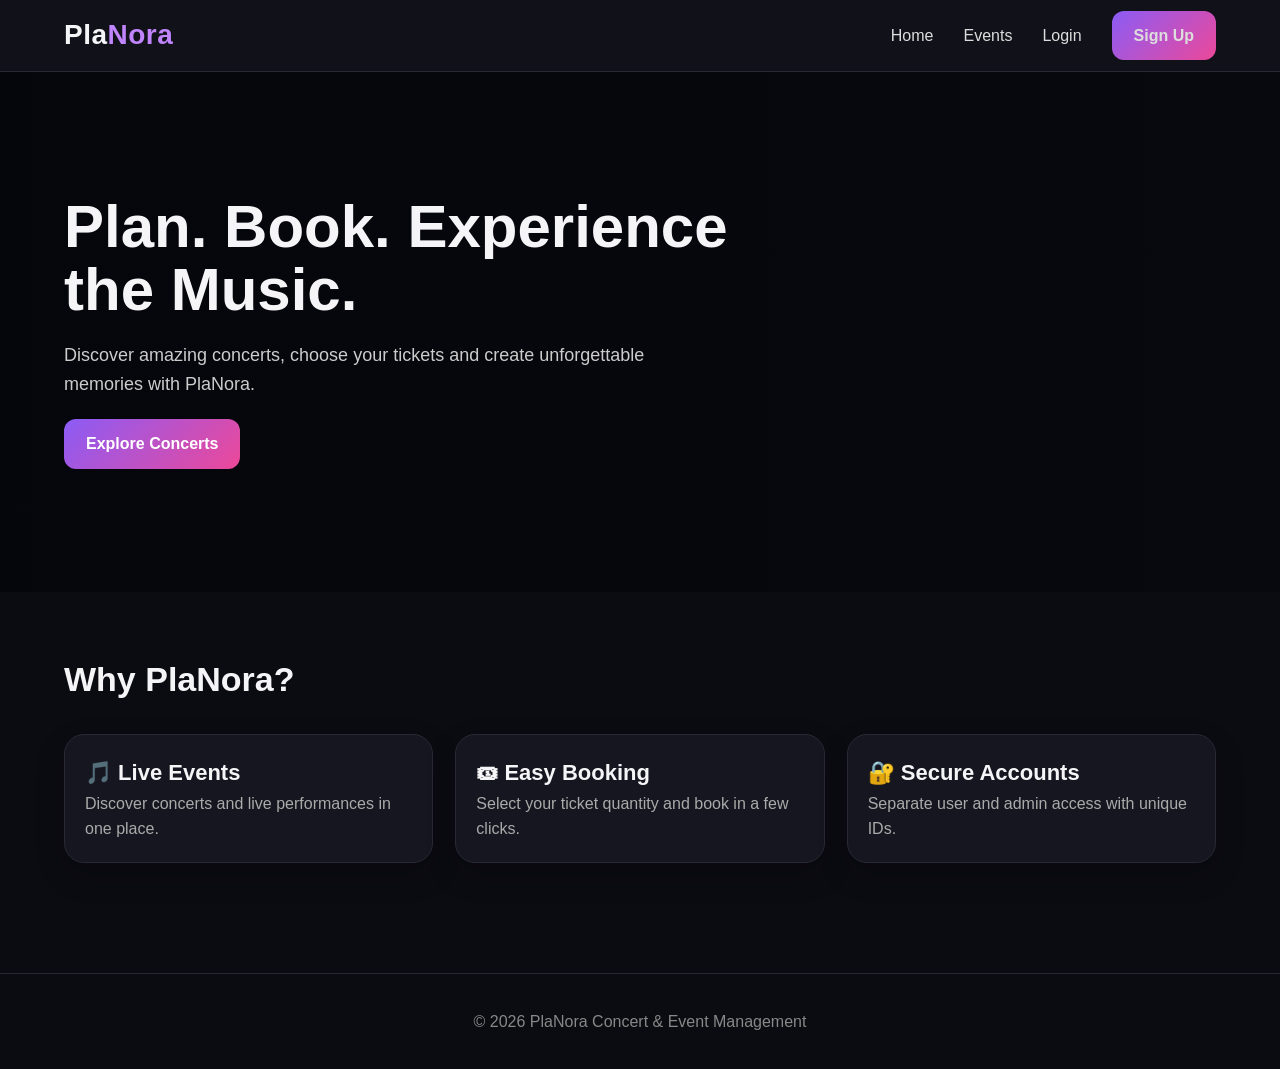
<file: src/main/webapp/index.html>
<!DOCTYPE html>
<html><head><meta charset="UTF-8"><meta name="viewport" content="width=device-width,initial-scale=1.0"><title>PlaNora - Concerts</title><link rel="stylesheet" href="css/style.css"></head>
<body>
<header class="navbar"><a class="logo" href="index.html">Pla<span>Nora</span></a><nav class="nav-links"><a href="index.html">Home</a><a href="events.html">Events</a><a href="login.html">Login</a><a class="btn" href="signup.html">Sign Up</a></nav></header>
<section class="hero"><div class="container"><h1>Plan. Book. Experience the Music.</h1><p>Discover amazing concerts, choose your tickets and create unforgettable memories with PlaNora.</p><a class="btn" href="events.html">Explore Concerts</a></div></section>
<section class="section container"><h2 class="section-title">Why PlaNora?</h2><div class="grid">
<div class="card"><div class="card-body"><h3>🎵 Live Events</h3><p class="muted">Discover concerts and live performances in one place.</p></div></div>
<div class="card"><div class="card-body"><h3>🎟 Easy Booking</h3><p class="muted">Select your ticket quantity and book in a few clicks.</p></div></div>
<div class="card"><div class="card-body"><h3>🔐 Secure Accounts</h3><p class="muted">Separate user and admin access with unique IDs.</p></div></div>
</div></section>
<footer class="footer">© 2026 PlaNora Concert & Event Management</footer>
</body></html>
</file>
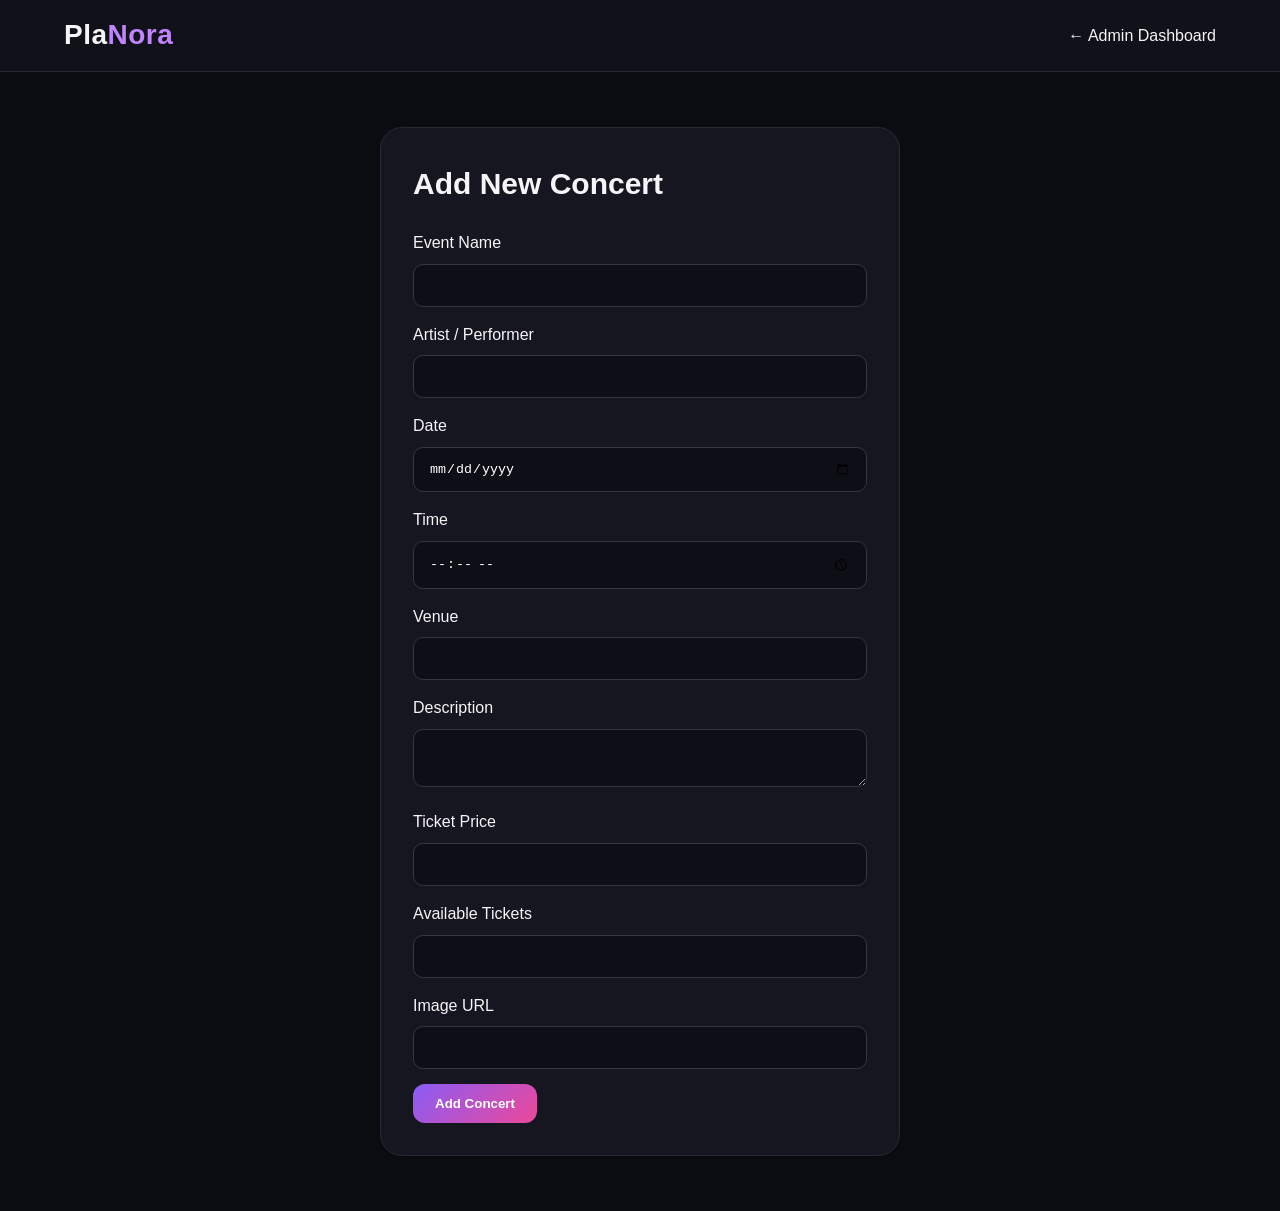
<file: src/main/webapp/add-event.html>
<!DOCTYPE html>
<html><head><meta charset="UTF-8"><meta name="viewport" content="width=device-width,initial-scale=1.0"><title>Add Event - PlaNora</title><link rel="stylesheet" href="css/style.css"></head>
<body><header class="navbar"><a class="logo" href="index.html">Pla<span>Nora</span></a><a href="admin-dashboard.html">← Admin Dashboard</a></header>
<div class="form-box"><h2>Add New Concert</h2><form action="admin/add-event" method="post">
<label>Event Name</label><input class="input" name="eventName" required>
<label>Artist / Performer</label><input class="input" name="artist" required>
<label>Date</label><input class="input" type="date" name="eventDate" required>
<label>Time</label><input class="input" type="time" name="eventTime" required>
<label>Venue</label><input class="input" name="venue" required>
<label>Description</label><textarea class="input" name="description"></textarea>
<label>Ticket Price</label><input class="input" type="number" step="0.01" name="ticketPrice" required>
<label>Available Tickets</label><input class="input" type="number" name="availableTickets" required>
<label>Image URL</label><input class="input" name="imageUrl">
<button class="btn" type="submit">Add Concert</button></form></div></body></html>
</file>
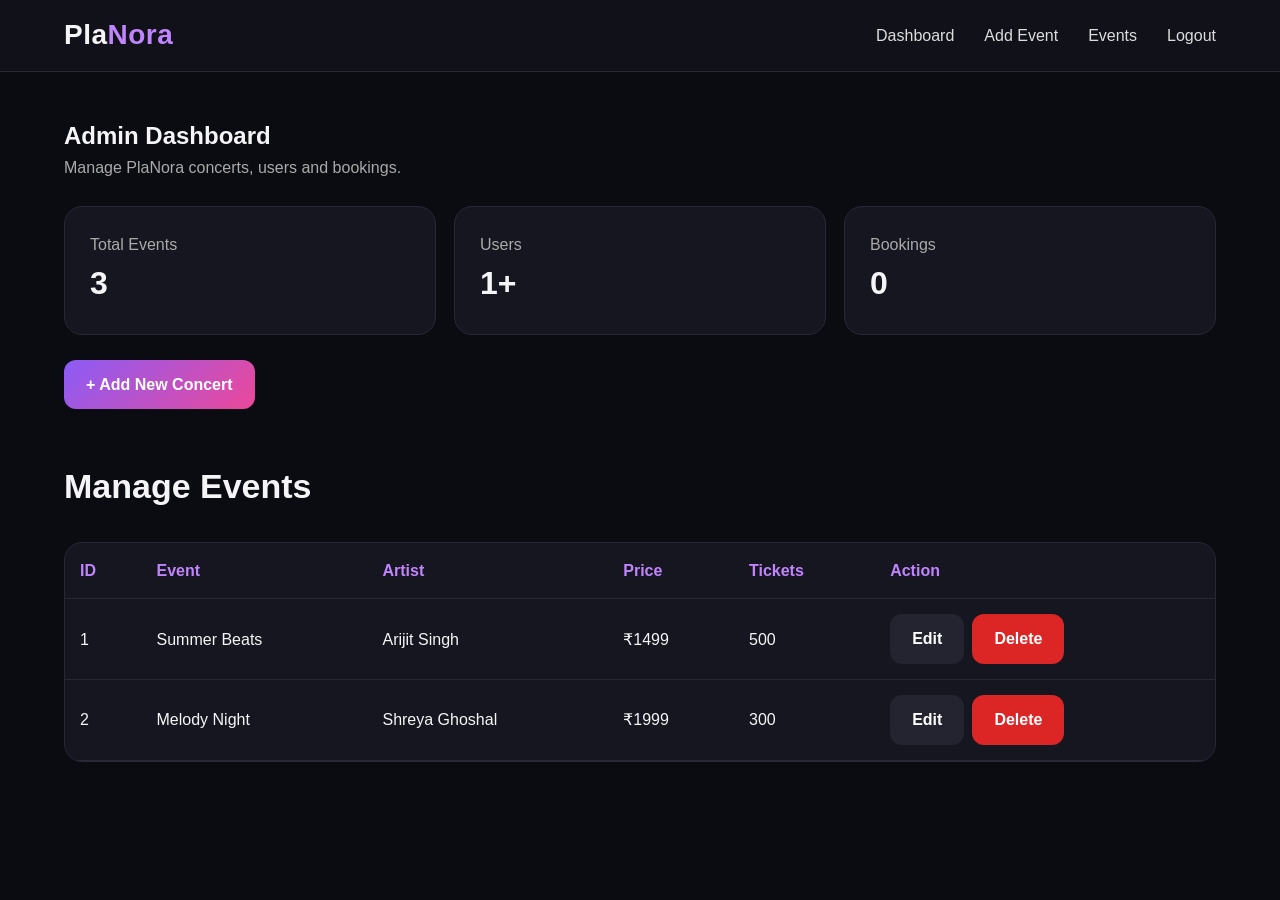
<file: src/main/webapp/admin-dashboard.html>
<!DOCTYPE html>
<html><head><meta charset="UTF-8"><meta name="viewport" content="width=device-width,initial-scale=1.0"><title>Admin Dashboard - PlaNora</title><link rel="stylesheet" href="css/style.css"></head>
<body><header class="navbar"><a class="logo" href="index.html">Pla<span>Nora</span></a><nav class="nav-links"><a href="admin-dashboard.html">Dashboard</a><a href="add-event.html">Add Event</a><a href="events.html">Events</a><a href="logout">Logout</a></nav></header>
<section class="dashboard container"><h1>Admin Dashboard</h1><p class="muted">Manage PlaNora concerts, users and bookings.</p>
<div class="stats"><div class="stat"><span class="muted">Total Events</span><strong>3</strong></div><div class="stat"><span class="muted">Users</span><strong>1+</strong></div><div class="stat"><span class="muted">Bookings</span><strong>0</strong></div></div>
<a class="btn" href="add-event.html">+ Add New Concert</a>
<h2 class="section-title" style="margin-top:50px">Manage Events</h2>
<div class="table-wrap"><table class="table"><thead><tr><th>ID</th><th>Event</th><th>Artist</th><th>Price</th><th>Tickets</th><th>Action</th></tr></thead>
<tbody><tr><td>1</td><td>Summer Beats</td><td>Arijit Singh</td><td>₹1499</td><td>500</td><td class="actions"><a class="btn secondary" href="#">Edit</a><a class="btn danger" href="admin/delete-event?id=1">Delete</a></td></tr>
<tr><td>2</td><td>Melody Night</td><td>Shreya Ghoshal</td><td>₹1999</td><td>300</td><td class="actions"><a class="btn secondary" href="#">Edit</a><a class="btn danger" href="admin/delete-event?id=2">Delete</a></td></tr></tbody></table></div>
</section></body></html>
</file>
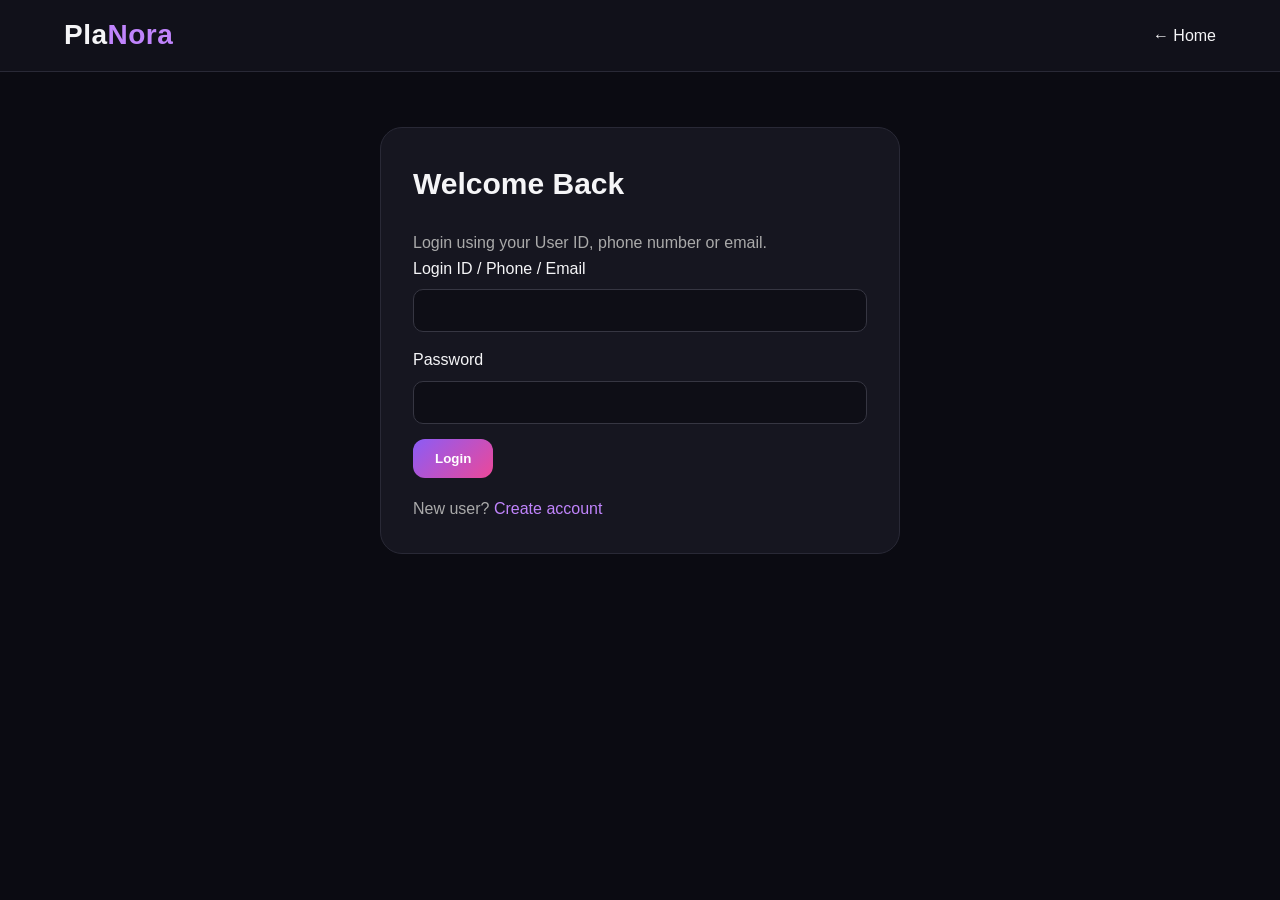
<file: src/main/webapp/login.html>
<!DOCTYPE html>
<html>

<head>

    <meta charset="UTF-8">

    <meta name="viewport"
          content="width=device-width, initial-scale=1.0">

    <title>Login - PlaNora</title>

    <link rel="stylesheet"
          href="css/style.css">

</head>


<body>


<header class="navbar">

    <a class="logo"
       href="index.html">

        Pla<span>Nora</span>

    </a>

    <a href="index.html">
        ← Home
    </a>

</header>



<div class="form-box">

    <h2>
        Welcome Back
    </h2>


    <p class="muted">
        Login using your User ID, phone number or email.
    </p>


    <!-- ================= LOGOUT MESSAGE ================= -->

    <div id="logoutMessage"
         style="
            display:none;
            background:#16351f;
            border:1px solid #2e8b57;
            color:#8ff0a4;
            padding:12px 16px;
            border-radius:10px;
            margin:18px 0;
            text-align:center;
            font-weight:bold;
         ">

    </div>


    <!-- ================= LOGIN FORM ================= -->

    <form action="login"
          method="post">


        <label>
            Login ID / Phone / Email
        </label>


        <input
            class="input"
            name="login"
            required
        >


        <label>
            Password
        </label>


        <input
            class="input"
            type="password"
            name="password"
            required
        >


        <button
            class="btn"
            type="submit">

            Login

        </button>


    </form>


    <p
        class="muted"
        style="margin-top:18px">

        New user?

        <a
            style="color:#c084fc"
            href="signup.html">

            Create account

        </a>

    </p>


</div>



<!-- ================= LOGOUT MESSAGE SCRIPT ================= -->

<script>

    const params =
        new URLSearchParams(
            window.location.search
        );


    if (params.get("logout") === "success") {

        const message =
            document.getElementById(
                "logoutMessage"
            );


        message.textContent =
            "Successfully logged out!";


        message.style.display =
            "block";

    }

</script>


</body>

</html>
</file>
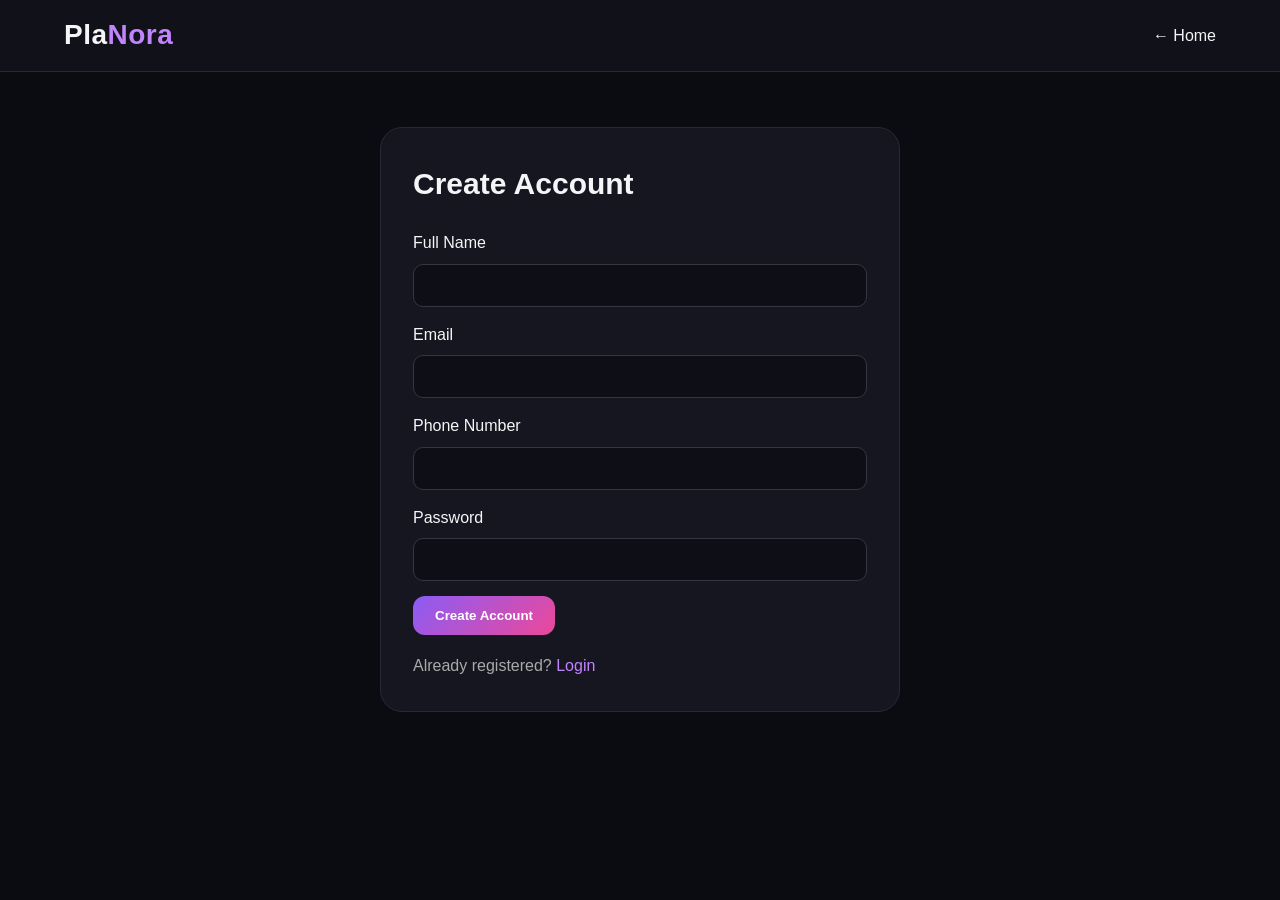
<file: src/main/webapp/signup.html>
<!DOCTYPE html>
<html><head><meta charset="UTF-8"><meta name="viewport" content="width=device-width,initial-scale=1.0"><title>Sign Up - PlaNora</title><link rel="stylesheet" href="css/style.css"></head>
<body><header class="navbar"><a class="logo" href="index.html">Pla<span>Nora</span></a><a href="index.html">← Home</a></header>
<div class="form-box"><h2>Create Account</h2>
<form action="register" method="post">
<label>Full Name</label><input class="input" name="name" required>
<label>Email</label><input class="input" type="email" name="email" required>
<label>Phone Number</label><input class="input" name="phone" required pattern="[0-9]{10}">
<label>Password</label><input class="input" type="password" name="password" required>
<button class="btn" type="submit">Create Account</button>
</form><p class="muted" style="margin-top:18px">Already registered? <a style="color:#c084fc" href="login.html">Login</a></p>
</div></body></html>
</file>
<file: src/main/webapp/css/style.css>
*{box-sizing:border-box;margin:0;padding:0}
body{font-family:Arial,sans-serif;background:#0b0b12;color:#f5f5f7;line-height:1.6}
a{text-decoration:none;color:inherit}.container{width:90%;max-width:1200px;margin:auto}
.navbar{height:72px;display:flex;align-items:center;justify-content:space-between;padding:0 5%;background:#11111a;position:sticky;top:0;z-index:10;border-bottom:1px solid #292936}
.logo{font-size:28px;font-weight:800;letter-spacing:.5px}.logo span{color:#c084fc}

.nav-links{display:flex;gap:30px;align-items:center}
.nav-links a{color:#ddd}
.nav-links a:hover{color:#c084fc}

.btn{display:inline-block;padding:12px 22px;border:0;border-radius:12px;background:linear-gradient(135deg,#8b5cf6,#ec4899);color:#fff;font-weight:700;cursor:pointer}
.btn.secondary{background:#242431}.btn.danger{background:#dc2626}
.hero{min-height:520px;display:flex;align-items:center;background:linear-gradient(90deg,rgba(5,5,12,.98),rgba(5,5,12,.55)),url('https://images.unsplash.com/photo-1501386761578-eac5c94b800a') center/cover}
.hero h1{font-size:60px;line-height:1.05;max-width:700px}.hero p{margin:20px 0;color:#ccc;font-size:18px;max-width:600px}
.section{padding:60px 0}.section-title{font-size:34px;margin-bottom:28px}
.grid{display:grid;grid-template-columns:repeat(auto-fit,minmax(260px,1fr));gap:22px}
.card{background:#161620;border:1px solid #292936;border-radius:20px;overflow:hidden;box-shadow:0 12px 30px rgba(0,0,0,.2)}
.card-img{width:100%;height:190px;object-fit:cover}.card-body{padding:20px}.card h3{font-size:22px}.muted{color:#aaa}.price{font-size:22px;font-weight:800;margin:10px 0;color:#d8b4fe}
.form-box{max-width:520px;margin:55px auto;background:#161620;border:1px solid #292936;padding:32px;border-radius:22px}
.form-box h2{margin-bottom:22px;font-size:30px}.input{width:100%;padding:13px 15px;margin:8px 0 15px;border-radius:10px;border:1px solid #363642;background:#0e0e16;color:white}
.dashboard{padding:45px 0}.stats{display:grid;grid-template-columns:repeat(auto-fit,minmax(180px,1fr));gap:18px;margin:25px 0}.stat{background:#161620;border:1px solid #292936;border-radius:18px;padding:25px}.stat strong{display:block;font-size:32px}
.table-wrap{overflow-x:auto;background:#161620;border-radius:18px;border:1px solid #292936}.table{width:100%;border-collapse:collapse}.table th,.table td{padding:15px;text-align:left;border-bottom:1px solid #292936}.table th{color:#c084fc}
.actions{display:flex;gap:8px;flex-wrap:wrap}.ticket-box{max-width:600px;margin-top:25px;padding:25px;background:#161620;border-radius:18px}.qty{display:flex;align-items:center;gap:15px;margin:18px 0}.qty button{width:38px;height:38px;border:0;border-radius:10px;background:#292936;color:white;font-size:20px;cursor:pointer}
.footer{padding:35px 0;text-align:center;color:#888;border-top:1px solid #292936;margin-top:50px}
@media(max-width:700px){.nav-links{gap:10px;font-size:13px}.hero h1{font-size:42px}.navbar{padding:0 3%}}
</file>
